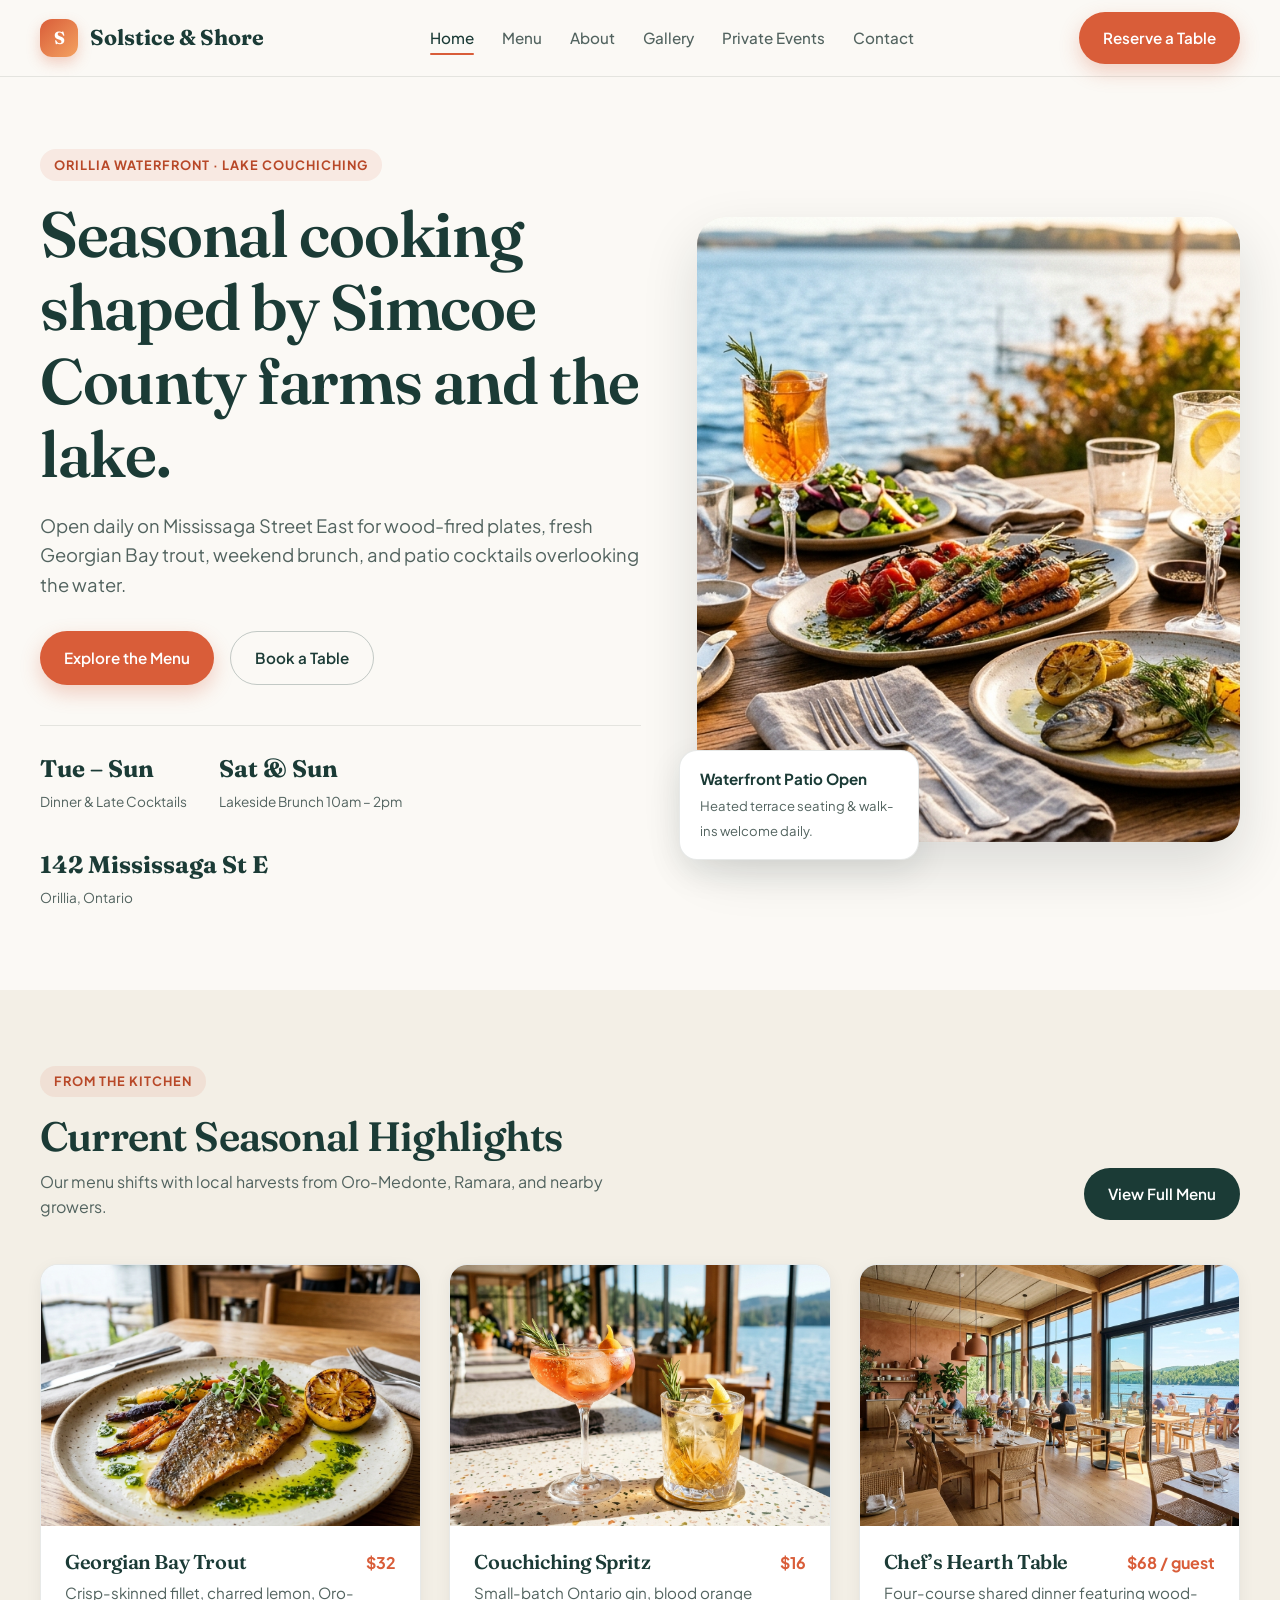
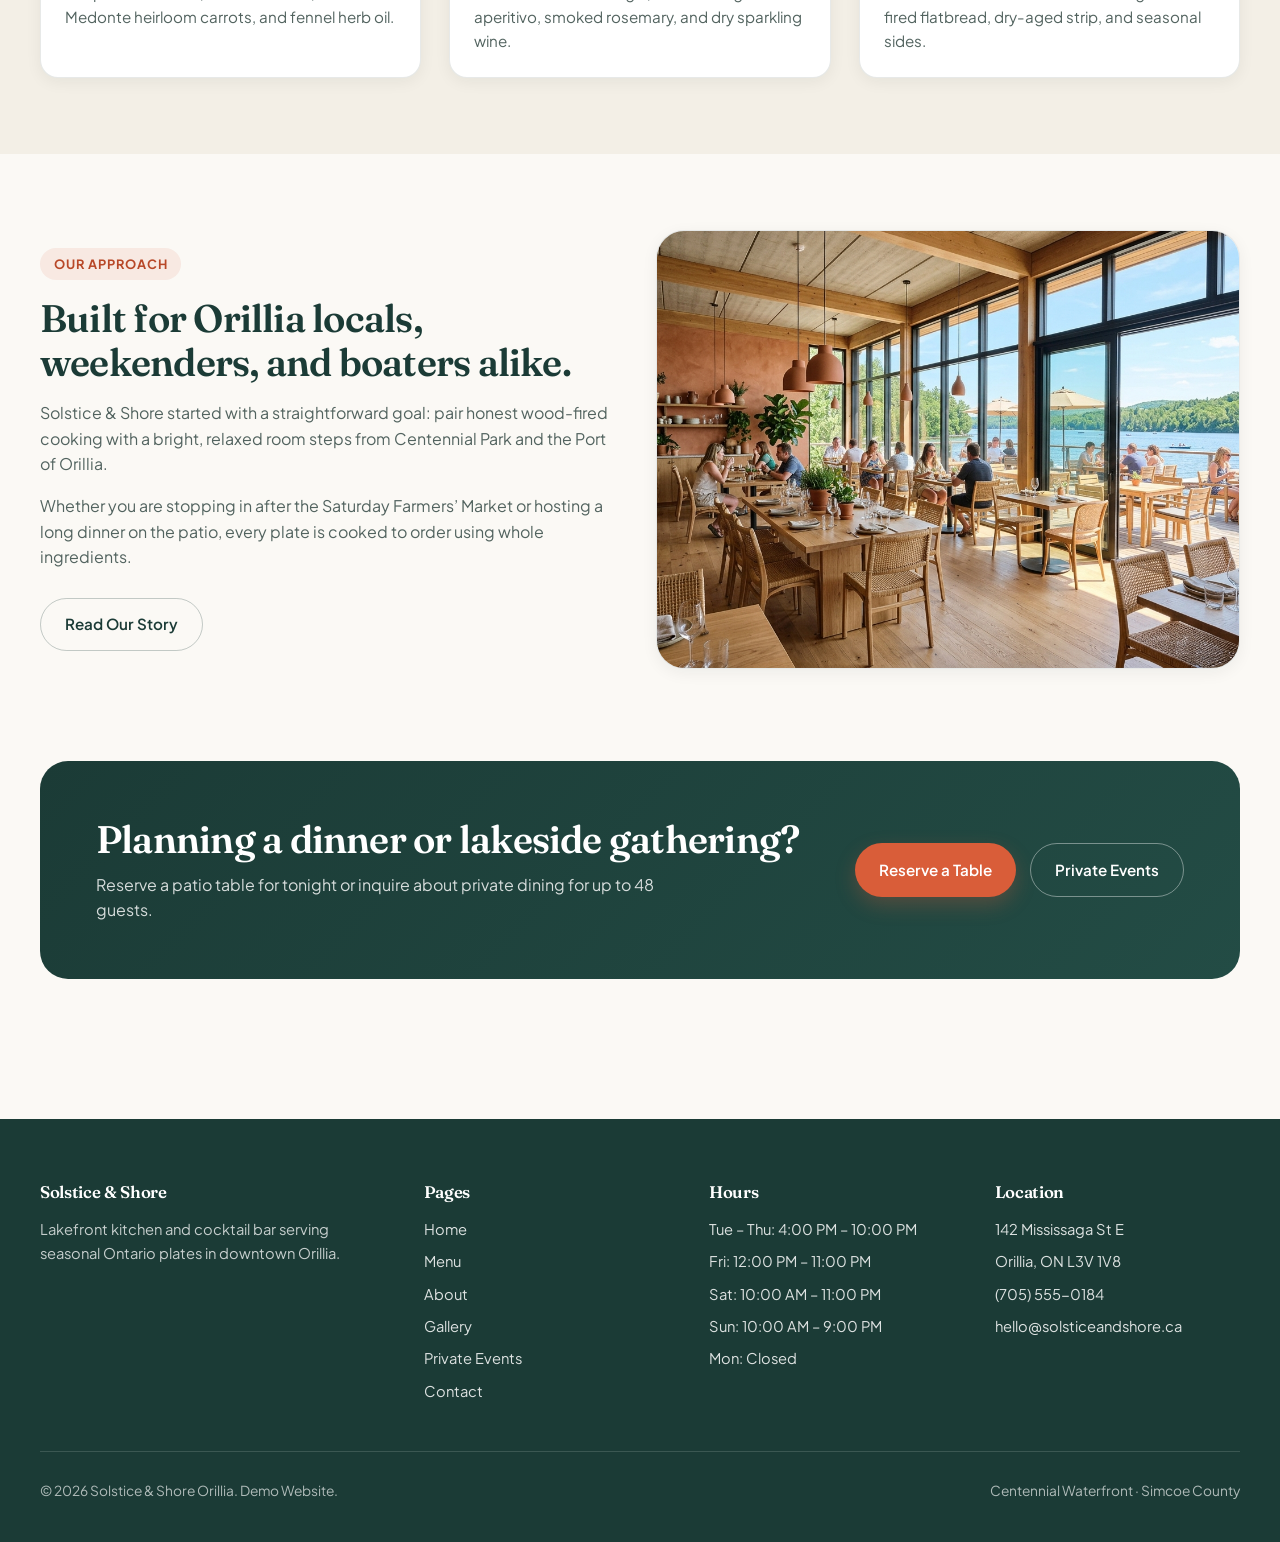
<file: index.html>
<!DOCTYPE html>
<html lang="en">
<head>
  <meta charset="UTF-8" />
  <meta name="viewport" content="width=device-width, initial-scale=1.0" />
  <title>Solstice &amp; Shore | Lakefront Kitchen &amp; Bar — Orillia, ON</title>
  <link rel="preconnect" href="https://fonts.googleapis.com" />
  <link rel="preconnect" href="https://fonts.gstatic.com" crossorigin />
  <link href="https://fonts.googleapis.com/css2?family=Fraunces:opsz,wght@9..144,500;9..144,600;9..144,700&family=Plus+Jakarta+Sans:wght@400;500;600;700&display=swap" rel="stylesheet" />
  <link rel="stylesheet" href="styles.css" />
</head>
<body>
  <header class="site-header">
    <div class="container nav-inner">
      <a href="index.html" class="brand">
        <span class="brand-mark" aria-hidden="true">S</span>
        <span>Solstice &amp; Shore</span>
      </a>
      <button class="mobile-toggle" aria-label="Toggle navigation" aria-expanded="false">Menu</button>
      <ul class="nav-links">
        <li><a href="index.html" class="active">Home</a></li>
        <li><a href="menu.html">Menu</a></li>
        <li><a href="about.html">About</a></li>
        <li><a href="gallery.html">Gallery</a></li>
        <li><a href="events.html">Private Events</a></li>
        <li><a href="contact.html">Contact</a></li>
      </ul>
      <div class="nav-actions">
        <a href="contact.html#reserve" class="btn btn-primary">Reserve a Table</a>
      </div>
    </div>
  </header>

  <main>
    <section class="hero">
      <div class="container hero-grid">
        <div>
          <span class="eyebrow">Orillia Waterfront &middot; Lake Couchiching</span>
          <h1>Seasonal cooking shaped by Simcoe County farms and the lake.</h1>
          <p class="hero-lead">
            Open daily on Mississaga Street East for wood-fired plates, fresh Georgian Bay trout, weekend brunch, and patio cocktails overlooking the water.
          </p>
          <div class="hero-cta">
            <a href="menu.html" class="btn btn-primary">Explore the Menu</a>
            <a href="contact.html#reserve" class="btn btn-outline">Book a Table</a>
          </div>
          <div class="hero-stats">
            <div class="stat-item">
              <strong>Tue &ndash; Sun</strong>
              <span>Dinner &amp; Late Cocktails</span>
            </div>
            <div class="stat-item">
              <strong>Sat &amp; Sun</strong>
              <span>Lakeside Brunch 10am &ndash; 2pm</span>
            </div>
            <div class="stat-item">
              <strong>142 Mississaga St E</strong>
              <span>Orillia, Ontario</span>
            </div>
          </div>
        </div>
        <div class="hero-media">
          <div class="hero-photo-frame">
            <img src="assets/hero-spread.jpg" alt="Wood-fired dishes, sourdough, and cocktails served on an oak table by Lake Couchiching" />
          </div>
          <div class="floating-badge">
            <strong>Waterfront Patio Open</strong>
            <span>Heated terrace seating &amp; walk-ins welcome daily.</span>
          </div>
        </div>
      </div>
    </section>

    <section class="section section-alt">
      <div class="container">
        <div class="section-header">
          <div>
            <span class="eyebrow">From the Kitchen</span>
            <h2>Current Seasonal Highlights</h2>
            <p>Our menu shifts with local harvests from Oro-Medonte, Ramara, and nearby growers.</p>
          </div>
          <a href="menu.html" class="btn btn-secondary">View Full Menu</a>
        </div>

        <div class="grid-3">
          <article class="card">
            <div class="card-media">
              <img src="assets/dish-trout.jpg" alt="Pan-seared Georgian Bay trout with charred lemon and herb oil" />
            </div>
            <div class="card-body">
              <div style="display:flex; justify-content:space-between; align-items:baseline; gap:1rem;">
                <h3>Georgian Bay Trout</h3>
                <span class="price-tag">$32</span>
              </div>
              <p>Crisp-skinned fillet, charred lemon, Oro-Medonte heirloom carrots, and fennel herb oil.</p>
            </div>
          </article>

          <article class="card">
            <div class="card-media">
              <img src="assets/craft-cocktails.jpg" alt="Citrus and rosemary craft cocktails on a terrazzo bar" />
            </div>
            <div class="card-body">
              <div style="display:flex; justify-content:space-between; align-items:baseline; gap:1rem;">
                <h3>Couchiching Spritz</h3>
                <span class="price-tag">$16</span>
              </div>
              <p>Small-batch Ontario gin, blood orange aperitivo, smoked rosemary, and dry sparkling wine.</p>
            </div>
          </article>

          <article class="card">
            <div class="card-media">
              <img src="assets/dining-room.jpg" alt="Bright sunlit dining room with warm wood tables and lake views" />
            </div>
            <div class="card-body">
              <div style="display:flex; justify-content:space-between; align-items:baseline; gap:1rem;">
                <h3>Chef&rsquo;s Hearth Table</h3>
                <span class="price-tag">$68 / guest</span>
              </div>
              <p>Four-course shared dinner featuring wood-fired flatbread, dry-aged strip, and seasonal sides.</p>
            </div>
          </article>
        </div>
      </div>
    </section>

    <section class="section">
      <div class="container grid-2" style="align-items:center;">
        <div>
          <span class="eyebrow">Our Approach</span>
          <h2 style="font-size:clamp(1.9rem, 3vw, 2.5rem); color:var(--pine); margin-bottom:1rem;">
            Built for Orillia locals, weekenders, and boaters alike.
          </h2>
          <p style="color:var(--ink-muted);">
            Solstice &amp; Shore started with a straightforward goal: pair honest wood-fired cooking with a bright, relaxed room steps from Centennial Park and the Port of Orillia.
          </p>
          <p style="color:var(--ink-muted); margin-bottom:1.75rem;">
            Whether you are stopping in after the Saturday Farmers&rsquo; Market or hosting a long dinner on the patio, every plate is cooked to order using whole ingredients.
          </p>
          <a href="about.html" class="btn btn-outline">Read Our Story</a>
        </div>
        <div class="card" style="border-radius:var(--radius-lg);">
          <div class="card-media" style="aspect-ratio:4/3;">
            <img src="assets/dining-room.jpg" alt="Inside Solstice & Shore dining room" />
          </div>
        </div>
      </div>
    </section>

    <section class="section" style="padding-top:1rem;">
      <div class="container">
        <div class="cta-banner">
          <div>
            <h2>Planning a dinner or lakeside gathering?</h2>
            <p>Reserve a patio table for tonight or inquire about private dining for up to 48 guests.</p>
          </div>
          <div style="display:flex; flex-wrap:wrap; gap:0.85rem;">
            <a href="contact.html#reserve" class="btn btn-primary">Reserve a Table</a>
            <a href="events.html" class="btn btn-outline" style="color:#fff; border-color:rgba(255,255,255,0.4);">Private Events</a>
          </div>
        </div>
      </div>
    </section>
  </main>

  <footer class="site-footer">
    <div class="container">
      <div class="footer-grid">
        <div>
          <h4>Solstice &amp; Shore</h4>
          <p style="max-width:34ch; font-size:0.92rem; color:rgba(255,255,255,0.75);">
            Lakefront kitchen and cocktail bar serving seasonal Ontario plates in downtown Orillia.
          </p>
        </div>
        <div>
          <h4>Pages</h4>
          <ul class="footer-links">
            <li><a href="index.html">Home</a></li>
            <li><a href="menu.html">Menu</a></li>
            <li><a href="about.html">About</a></li>
            <li><a href="gallery.html">Gallery</a></li>
            <li><a href="events.html">Private Events</a></li>
            <li><a href="contact.html">Contact</a></li>
          </ul>
        </div>
        <div>
          <h4>Hours</h4>
          <ul class="footer-links">
            <li>Tue &ndash; Thu: 4:00 PM &ndash; 10:00 PM</li>
            <li>Fri: 12:00 PM &ndash; 11:00 PM</li>
            <li>Sat: 10:00 AM &ndash; 11:00 PM</li>
            <li>Sun: 10:00 AM &ndash; 9:00 PM</li>
            <li>Mon: Closed</li>
          </ul>
        </div>
        <div>
          <h4>Location</h4>
          <ul class="footer-links">
            <li>142 Mississaga St E</li>
            <li>Orillia, ON L3V 1V8</li>
            <li>(705) 555-0184</li>
            <li>hello@solsticeandshore.ca</li>
          </ul>
        </div>
      </div>
      <div class="footer-bottom">
        <span>&copy; 2026 Solstice &amp; Shore Orillia. Demo Website.</span>
        <span>Centennial Waterfront &middot; Simcoe County</span>
      </div>
    </div>
  </footer>

  <script src="app.js"></script>
</body>
</html>
</file>
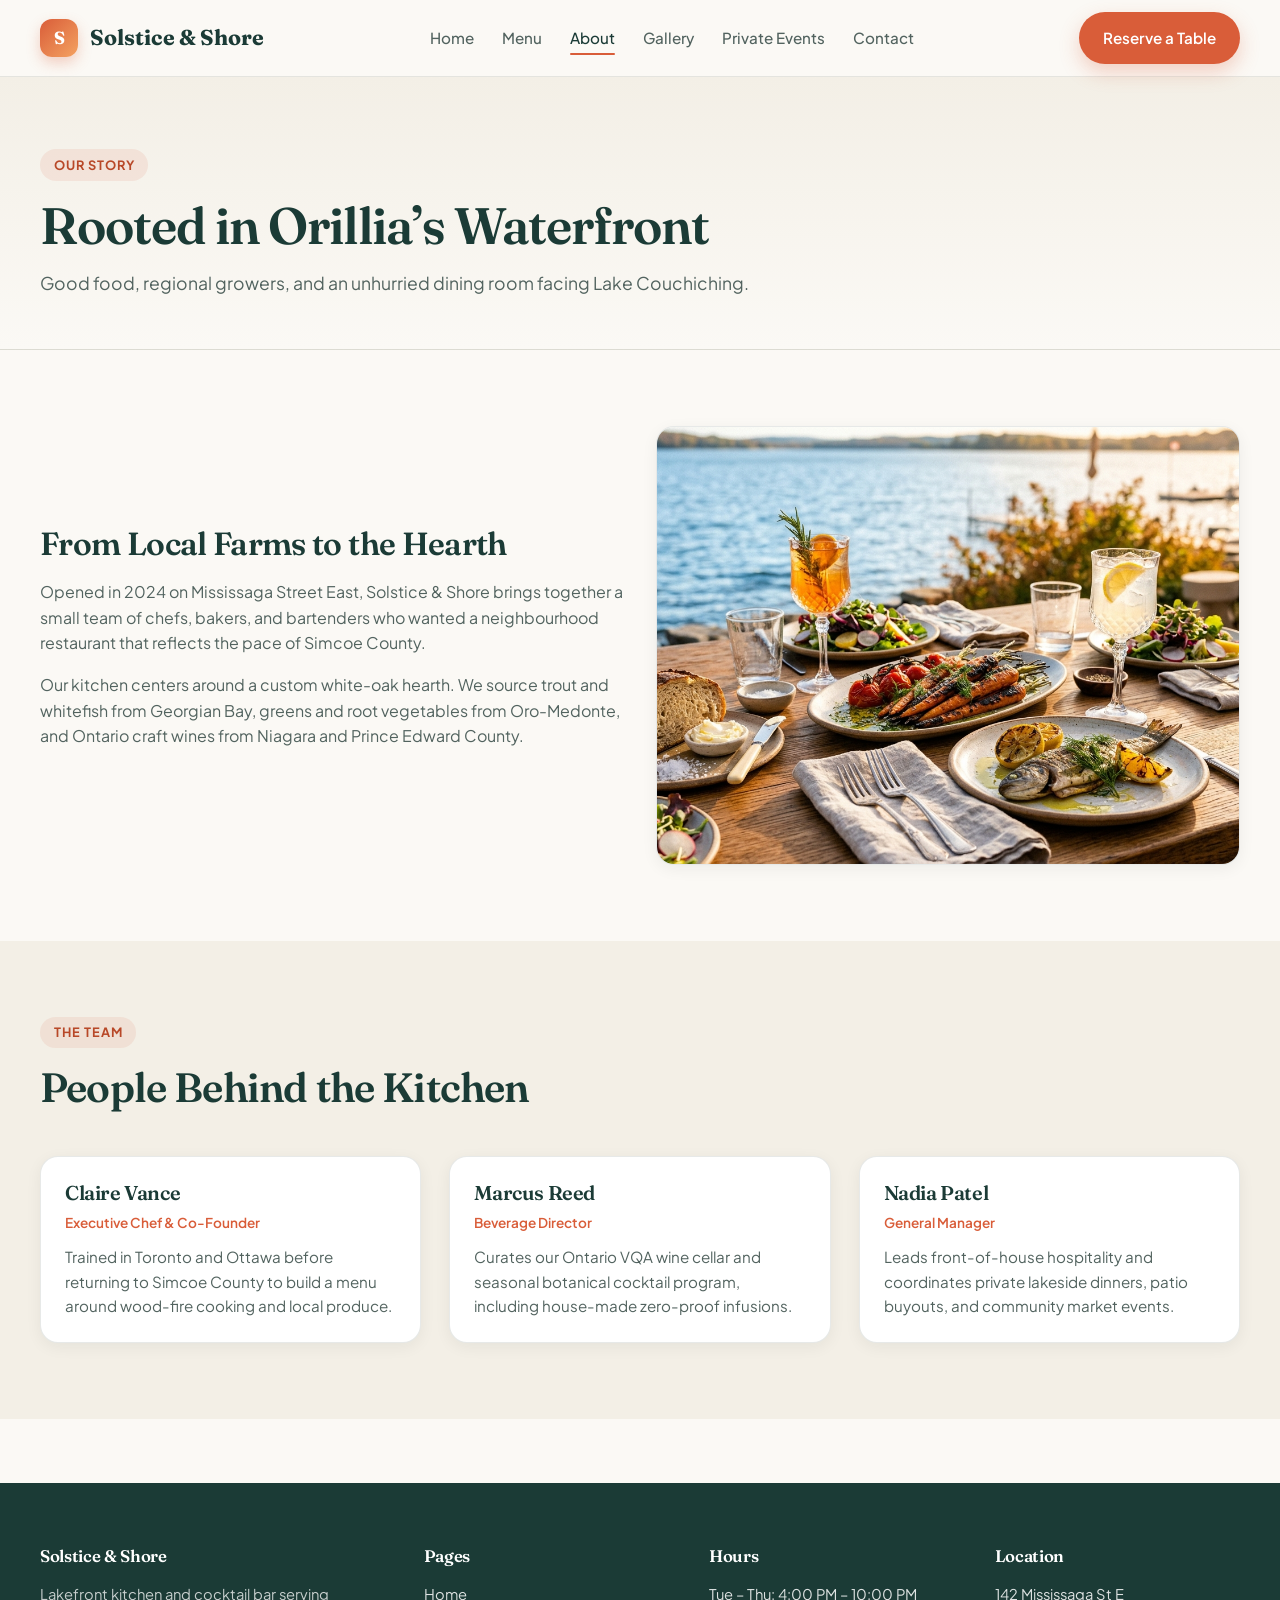
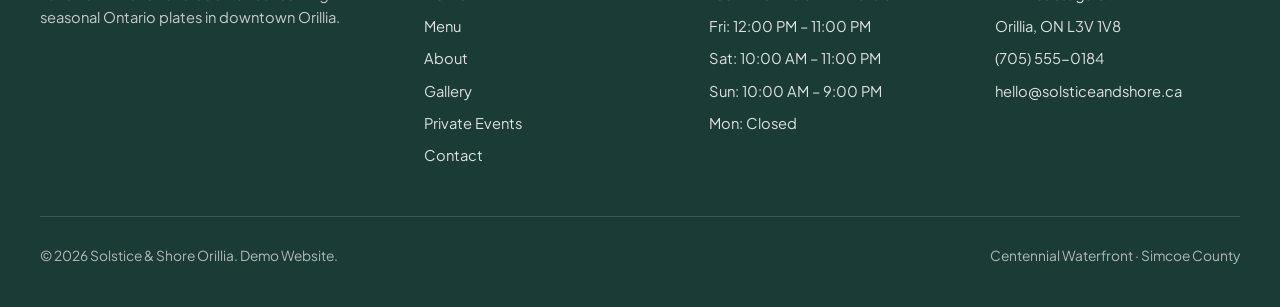
<file: about.html>
<!DOCTYPE html>
<html lang="en">
<head>
  <meta charset="UTF-8" />
  <meta name="viewport" content="width=device-width, initial-scale=1.0" />
  <title>About | Solstice &amp; Shore — Orillia, ON</title>
  <link rel="preconnect" href="https://fonts.googleapis.com" />
  <link rel="preconnect" href="https://fonts.gstatic.com" crossorigin />
  <link href="https://fonts.googleapis.com/css2?family=Fraunces:opsz,wght@9..144,500;9..144,600;9..144,700&family=Plus+Jakarta+Sans:wght@400;500;600;700&display=swap" rel="stylesheet" />
  <link rel="stylesheet" href="styles.css" />
</head>
<body>
  <header class="site-header">
    <div class="container nav-inner">
      <a href="index.html" class="brand">
        <span class="brand-mark" aria-hidden="true">S</span>
        <span>Solstice &amp; Shore</span>
      </a>
      <button class="mobile-toggle" aria-label="Toggle navigation" aria-expanded="false">Menu</button>
      <ul class="nav-links">
        <li><a href="index.html">Home</a></li>
        <li><a href="menu.html">Menu</a></li>
        <li><a href="about.html" class="active">About</a></li>
        <li><a href="gallery.html">Gallery</a></li>
        <li><a href="events.html">Private Events</a></li>
        <li><a href="contact.html">Contact</a></li>
      </ul>
      <div class="nav-actions">
        <a href="contact.html#reserve" class="btn btn-primary">Reserve a Table</a>
      </div>
    </div>
  </header>

  <main>
    <section class="page-hero">
      <div class="container">
        <span class="eyebrow">Our Story</span>
        <h1>Rooted in Orillia&rsquo;s Waterfront</h1>
        <p>Good food, regional growers, and an unhurried dining room facing Lake Couchiching.</p>
      </div>
    </section>

    <section class="section">
      <div class="container grid-2" style="align-items:center;">
        <div>
          <h2 style="font-size:2rem; color:var(--pine); margin-bottom:1rem;">From Local Farms to the Hearth</h2>
          <p style="color:var(--ink-muted);">
            Opened in 2024 on Mississaga Street East, Solstice &amp; Shore brings together a small team of chefs, bakers, and bartenders who wanted a neighbourhood restaurant that reflects the pace of Simcoe County.
          </p>
          <p style="color:var(--ink-muted);">
            Our kitchen centers around a custom white-oak hearth. We source trout and whitefish from Georgian Bay, greens and root vegetables from Oro-Medonte, and Ontario craft wines from Niagara and Prince Edward County.
          </p>
        </div>
        <div class="card">
          <div class="card-media" style="aspect-ratio:4/3;">
            <img src="assets/hero-spread.jpg" alt="Shared table of seasonal dishes at Solstice & Shore" />
          </div>
        </div>
      </div>
    </section>

    <section class="section section-alt">
      <div class="container">
        <div class="section-header">
          <div>
            <span class="eyebrow">The Team</span>
            <h2>People Behind the Kitchen</h2>
          </div>
        </div>
        <div class="grid-3">
          <article class="card">
            <div class="card-body">
              <h3>Claire Vance</h3>
              <p style="color:var(--terracotta); font-weight:600; font-size:0.85rem; margin-bottom:0.75rem;">Executive Chef &amp; Co-Founder</p>
              <p>Trained in Toronto and Ottawa before returning to Simcoe County to build a menu around wood-fire cooking and local produce.</p>
            </div>
          </article>
          <article class="card">
            <div class="card-body">
              <h3>Marcus Reed</h3>
              <p style="color:var(--terracotta); font-weight:600; font-size:0.85rem; margin-bottom:0.75rem;">Beverage Director</p>
              <p>Curates our Ontario VQA wine cellar and seasonal botanical cocktail program, including house-made zero-proof infusions.</p>
            </div>
          </article>
          <article class="card">
            <div class="card-body">
              <h3>Nadia Patel</h3>
              <p style="color:var(--terracotta); font-weight:600; font-size:0.85rem; margin-bottom:0.75rem;">General Manager</p>
              <p>Leads front-of-house hospitality and coordinates private lakeside dinners, patio buyouts, and community market events.</p>
            </div>
          </article>
        </div>
      </div>
    </section>
  </main>

  <footer class="site-footer">
    <div class="container">
      <div class="footer-grid">
        <div>
          <h4>Solstice &amp; Shore</h4>
          <p style="max-width:34ch; font-size:0.92rem; color:rgba(255,255,255,0.75);">
            Lakefront kitchen and cocktail bar serving seasonal Ontario plates in downtown Orillia.
          </p>
        </div>
        <div>
          <h4>Pages</h4>
          <ul class="footer-links">
            <li><a href="index.html">Home</a></li>
            <li><a href="menu.html">Menu</a></li>
            <li><a href="about.html">About</a></li>
            <li><a href="gallery.html">Gallery</a></li>
            <li><a href="events.html">Private Events</a></li>
            <li><a href="contact.html">Contact</a></li>
          </ul>
        </div>
        <div>
          <h4>Hours</h4>
          <ul class="footer-links">
            <li>Tue &ndash; Thu: 4:00 PM &ndash; 10:00 PM</li>
            <li>Fri: 12:00 PM &ndash; 11:00 PM</li>
            <li>Sat: 10:00 AM &ndash; 11:00 PM</li>
            <li>Sun: 10:00 AM &ndash; 9:00 PM</li>
            <li>Mon: Closed</li>
          </ul>
        </div>
        <div>
          <h4>Location</h4>
          <ul class="footer-links">
            <li>142 Mississaga St E</li>
            <li>Orillia, ON L3V 1V8</li>
            <li>(705) 555-0184</li>
            <li>hello@solsticeandshore.ca</li>
          </ul>
        </div>
      </div>
      <div class="footer-bottom">
        <span>&copy; 2026 Solstice &amp; Shore Orillia. Demo Website.</span>
        <span>Centennial Waterfront &middot; Simcoe County</span>
      </div>
    </div>
  </footer>

  <script src="app.js"></script>
</body>
</html>
</file>
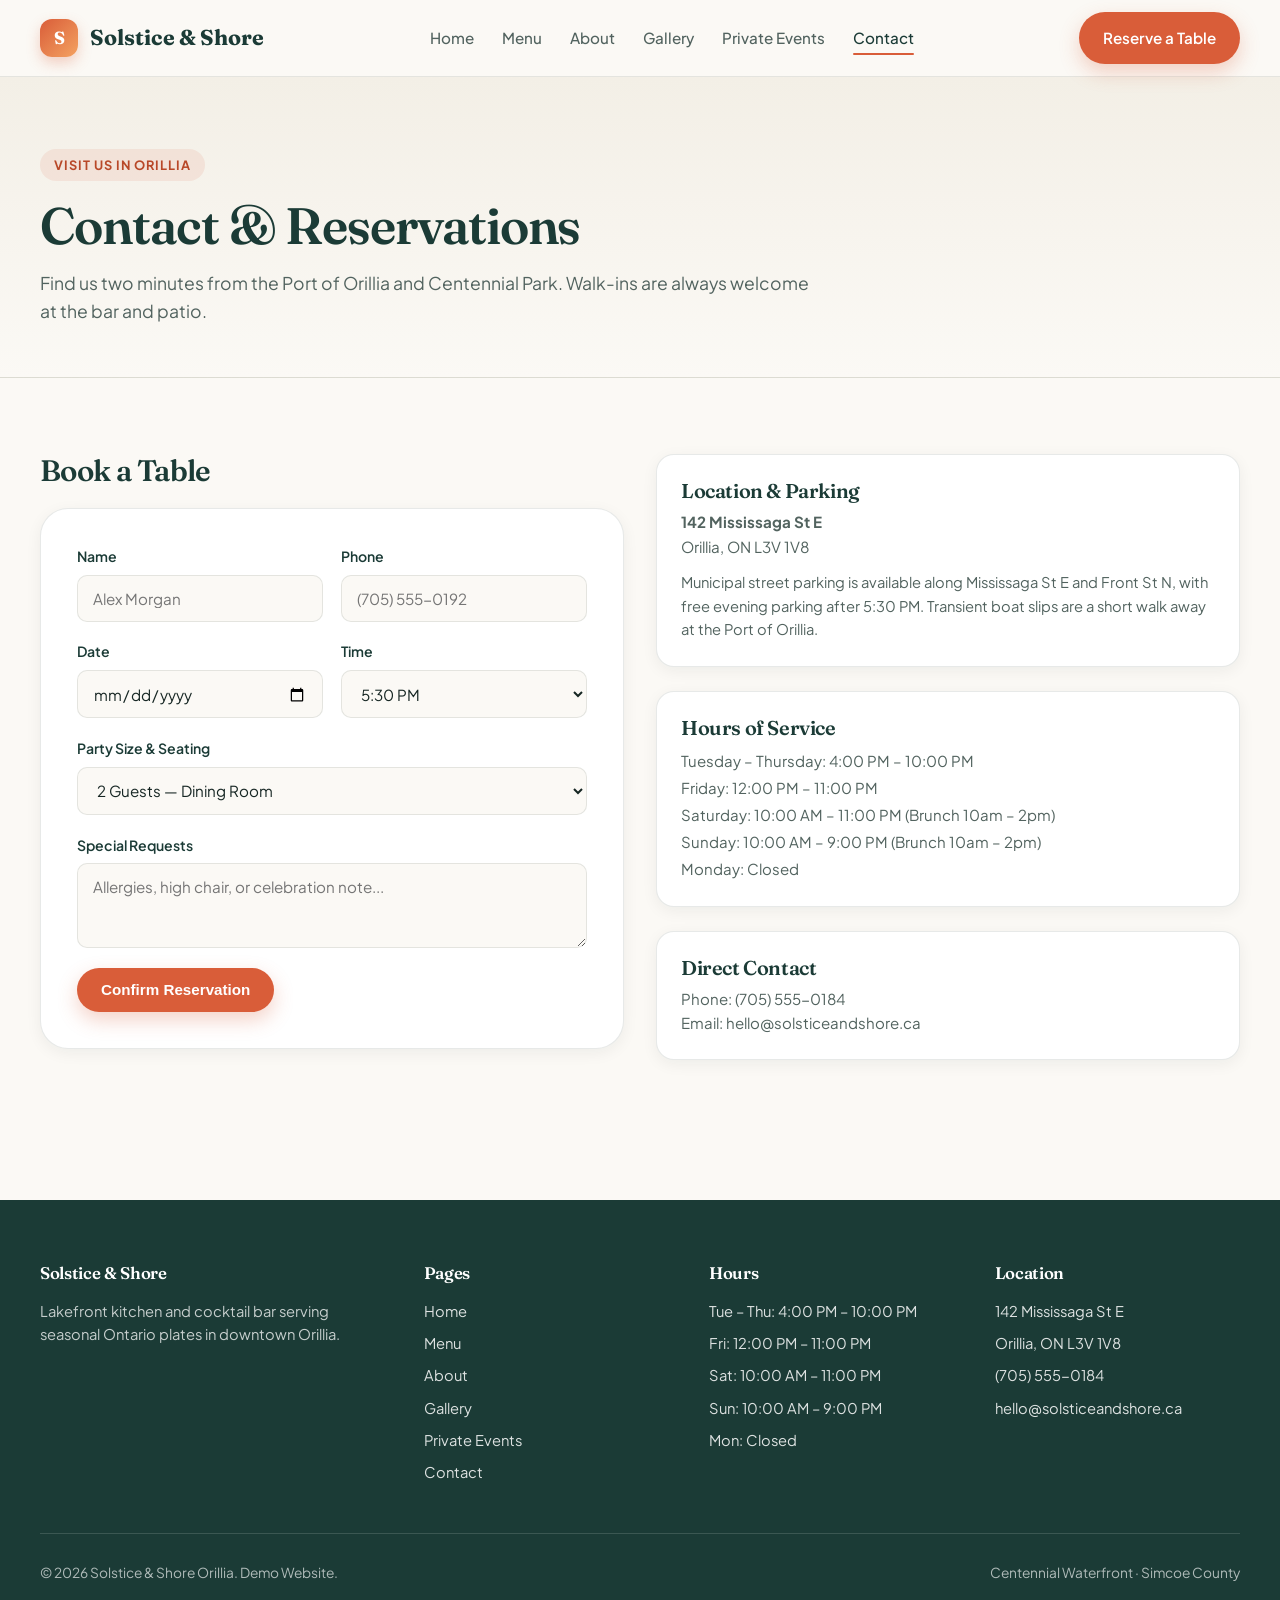
<file: contact.html>
<!DOCTYPE html>
<html lang="en">
<head>
  <meta charset="UTF-8" />
  <meta name="viewport" content="width=device-width, initial-scale=1.0" />
  <title>Contact &amp; Reservations | Solstice &amp; Shore — Orillia, ON</title>
  <link rel="preconnect" href="https://fonts.googleapis.com" />
  <link rel="preconnect" href="https://fonts.gstatic.com" crossorigin />
  <link href="https://fonts.googleapis.com/css2?family=Fraunces:opsz,wght@9..144,500;9..144,600;9..144,700&family=Plus+Jakarta+Sans:wght@400;500;600;700&display=swap" rel="stylesheet" />
  <link rel="stylesheet" href="styles.css" />
</head>
<body>
  <header class="site-header">
    <div class="container nav-inner">
      <a href="index.html" class="brand">
        <span class="brand-mark" aria-hidden="true">S</span>
        <span>Solstice &amp; Shore</span>
      </a>
      <button class="mobile-toggle" aria-label="Toggle navigation" aria-expanded="false">Menu</button>
      <ul class="nav-links">
        <li><a href="index.html">Home</a></li>
        <li><a href="menu.html">Menu</a></li>
        <li><a href="about.html">About</a></li>
        <li><a href="gallery.html">Gallery</a></li>
        <li><a href="events.html">Private Events</a></li>
        <li><a href="contact.html" class="active">Contact</a></li>
      </ul>
      <div class="nav-actions">
        <a href="contact.html#reserve" class="btn btn-primary">Reserve a Table</a>
      </div>
    </div>
  </header>

  <main>
    <section class="page-hero">
      <div class="container">
        <span class="eyebrow">Visit Us in Orillia</span>
        <h1>Contact &amp; Reservations</h1>
        <p>Find us two minutes from the Port of Orillia and Centennial Park. Walk-ins are always welcome at the bar and patio.</p>
      </div>
    </section>

    <section class="section" id="reserve">
      <div class="container grid-2" style="align-items:start;">
        <div>
          <h2 style="font-size:1.85rem; color:var(--pine); margin-bottom:1.25rem;">Book a Table</h2>
          <form class="form-card" data-demo-form>
            <div class="form-grid">
              <div class="form-group">
                <label for="res-name">Name</label>
                <input id="res-name" name="name" type="text" placeholder="Alex Morgan" required />
              </div>
              <div class="form-group">
                <label for="res-phone">Phone</label>
                <input id="res-phone" name="phone" type="tel" placeholder="(705) 555-0192" required />
              </div>
              <div class="form-group">
                <label for="res-date">Date</label>
                <input id="res-date" name="date" type="date" required />
              </div>
              <div class="form-group">
                <label for="res-time">Time</label>
                <select id="res-time" name="time">
                  <option>5:30 PM</option>
                  <option>6:15 PM</option>
                  <option>7:00 PM</option>
                  <option>7:45 PM</option>
                  <option>8:30 PM</option>
                </select>
              </div>
              <div class="form-group full">
                <label for="res-guests">Party Size &amp; Seating</label>
                <select id="res-guests" name="guests">
                  <option>2 Guests &mdash; Dining Room</option>
                  <option>2 Guests &mdash; Waterfront Patio</option>
                  <option>4 Guests &mdash; Dining Room</option>
                  <option>4 Guests &mdash; Waterfront Patio</option>
                  <option>6+ Guests &mdash; Group Table</option>
                </select>
              </div>
              <div class="form-group full">
                <label for="res-notes">Special Requests</label>
                <textarea id="res-notes" name="notes" rows="3" placeholder="Allergies, high chair, or celebration note..."></textarea>
              </div>
            </div>
            <div style="margin-top:1.25rem;">
              <button type="submit" class="btn btn-primary">Confirm Reservation</button>
            </div>
            <div class="form-feedback" role="status"></div>
          </form>
        </div>

        <div style="display:grid; gap:1.5rem;">
          <div class="card">
            <div class="card-body">
              <h3>Location &amp; Parking</h3>
              <p style="margin-bottom:0.75rem;">
                <strong>142 Mississaga St E</strong><br />
                Orillia, ON L3V 1V8
              </p>
              <p style="font-size:0.92rem;">
                Municipal street parking is available along Mississaga St E and Front St N, with free evening parking after 5:30 PM. Transient boat slips are a short walk away at the Port of Orillia.
              </p>
            </div>
          </div>

          <div class="card">
            <div class="card-body">
              <h3>Hours of Service</h3>
              <p style="font-size:0.94rem; line-height:1.8;">
                Tuesday &ndash; Thursday: 4:00 PM &ndash; 10:00 PM<br />
                Friday: 12:00 PM &ndash; 11:00 PM<br />
                Saturday: 10:00 AM &ndash; 11:00 PM (Brunch 10am &ndash; 2pm)<br />
                Sunday: 10:00 AM &ndash; 9:00 PM (Brunch 10am &ndash; 2pm)<br />
                Monday: Closed
              </p>
            </div>
          </div>

          <div class="card">
            <div class="card-body">
              <h3>Direct Contact</h3>
              <p style="font-size:0.94rem;">
                Phone: (705) 555-0184<br />
                Email: hello@solsticeandshore.ca
              </p>
            </div>
          </div>
        </div>
      </div>
    </section>
  </main>

  <footer class="site-footer">
    <div class="container">
      <div class="footer-grid">
        <div>
          <h4>Solstice &amp; Shore</h4>
          <p style="max-width:34ch; font-size:0.92rem; color:rgba(255,255,255,0.75);">
            Lakefront kitchen and cocktail bar serving seasonal Ontario plates in downtown Orillia.
          </p>
        </div>
        <div>
          <h4>Pages</h4>
          <ul class="footer-links">
            <li><a href="index.html">Home</a></li>
            <li><a href="menu.html">Menu</a></li>
            <li><a href="about.html">About</a></li>
            <li><a href="gallery.html">Gallery</a></li>
            <li><a href="events.html">Private Events</a></li>
            <li><a href="contact.html">Contact</a></li>
          </ul>
        </div>
        <div>
          <h4>Hours</h4>
          <ul class="footer-links">
            <li>Tue &ndash; Thu: 4:00 PM &ndash; 10:00 PM</li>
            <li>Fri: 12:00 PM &ndash; 11:00 PM</li>
            <li>Sat: 10:00 AM &ndash; 11:00 PM</li>
            <li>Sun: 10:00 AM &ndash; 9:00 PM</li>
            <li>Mon: Closed</li>
          </ul>
        </div>
        <div>
          <h4>Location</h4>
          <ul class="footer-links">
            <li>142 Mississaga St E</li>
            <li>Orillia, ON L3V 1V8</li>
            <li>(705) 555-0184</li>
            <li>hello@solsticeandshore.ca</li>
          </ul>
        </div>
      </div>
      <div class="footer-bottom">
        <span>&copy; 2026 Solstice &amp; Shore Orillia. Demo Website.</span>
        <span>Centennial Waterfront &middot; Simcoe County</span>
      </div>
    </div>
  </footer>

  <script src="app.js"></script>
</body>
</html>
</file>
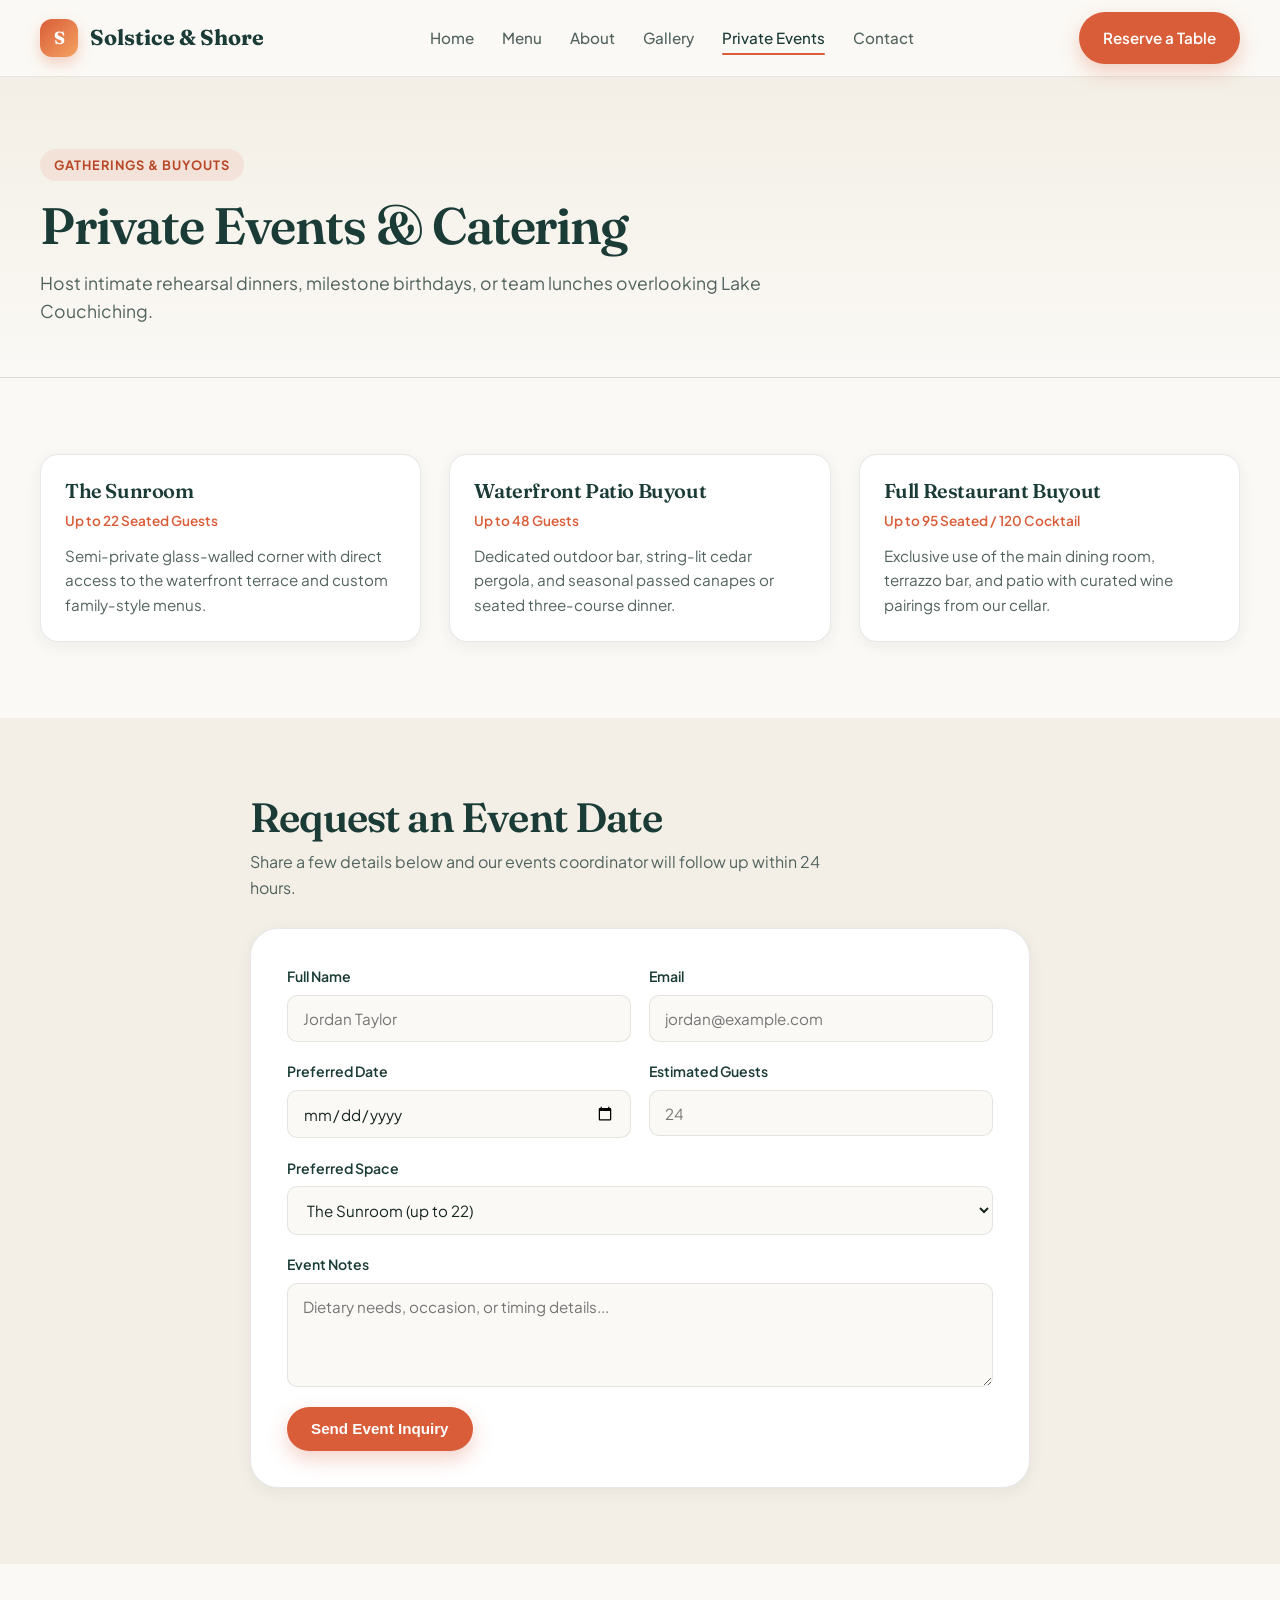
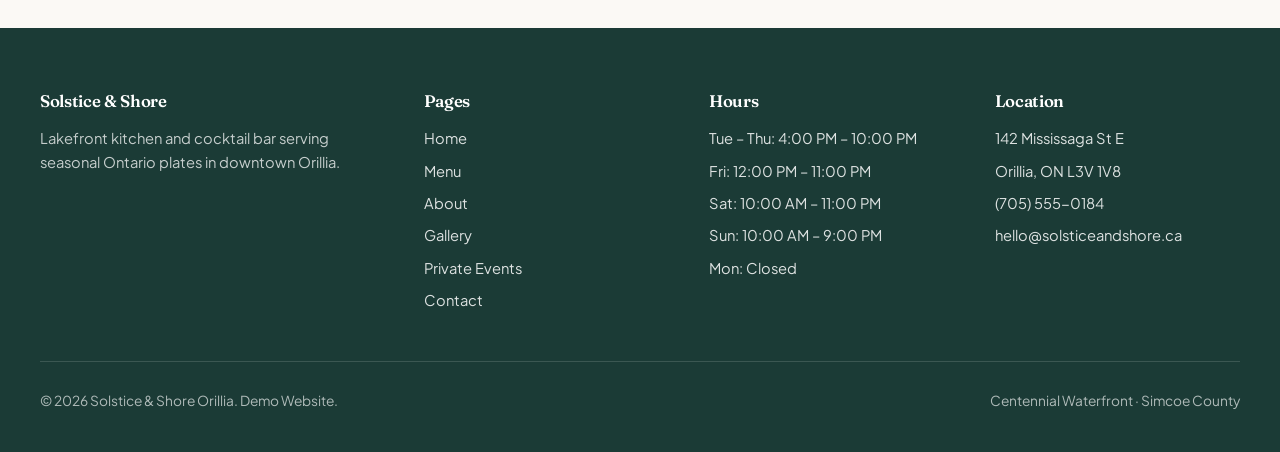
<file: events.html>
<!DOCTYPE html>
<html lang="en">
<head>
  <meta charset="UTF-8" />
  <meta name="viewport" content="width=device-width, initial-scale=1.0" />
  <title>Private Events | Solstice &amp; Shore — Orillia, ON</title>
  <link rel="preconnect" href="https://fonts.googleapis.com" />
  <link rel="preconnect" href="https://fonts.gstatic.com" crossorigin />
  <link href="https://fonts.googleapis.com/css2?family=Fraunces:opsz,wght@9..144,500;9..144,600;9..144,700&family=Plus+Jakarta+Sans:wght@400;500;600;700&display=swap" rel="stylesheet" />
  <link rel="stylesheet" href="styles.css" />
</head>
<body>
  <header class="site-header">
    <div class="container nav-inner">
      <a href="index.html" class="brand">
        <span class="brand-mark" aria-hidden="true">S</span>
        <span>Solstice &amp; Shore</span>
      </a>
      <button class="mobile-toggle" aria-label="Toggle navigation" aria-expanded="false">Menu</button>
      <ul class="nav-links">
        <li><a href="index.html">Home</a></li>
        <li><a href="menu.html">Menu</a></li>
        <li><a href="about.html">About</a></li>
        <li><a href="gallery.html">Gallery</a></li>
        <li><a href="events.html" class="active">Private Events</a></li>
        <li><a href="contact.html">Contact</a></li>
      </ul>
      <div class="nav-actions">
        <a href="contact.html#reserve" class="btn btn-primary">Reserve a Table</a>
      </div>
    </div>
  </header>

  <main>
    <section class="page-hero">
      <div class="container">
        <span class="eyebrow">Gatherings &amp; Buyouts</span>
        <h1>Private Events &amp; Catering</h1>
        <p>Host intimate rehearsal dinners, milestone birthdays, or team lunches overlooking Lake Couchiching.</p>
      </div>
    </section>

    <section class="section">
      <div class="container grid-3">
        <article class="card">
          <div class="card-body">
            <h3>The Sunroom</h3>
            <p style="color:var(--terracotta); font-weight:600; font-size:0.85rem; margin-bottom:0.75rem;">Up to 22 Seated Guests</p>
            <p>Semi-private glass-walled corner with direct access to the waterfront terrace and custom family-style menus.</p>
          </div>
        </article>
        <article class="card">
          <div class="card-body">
            <h3>Waterfront Patio Buyout</h3>
            <p style="color:var(--terracotta); font-weight:600; font-size:0.85rem; margin-bottom:0.75rem;">Up to 48 Guests</p>
            <p>Dedicated outdoor bar, string-lit cedar pergola, and seasonal passed canapes or seated three-course dinner.</p>
          </div>
        </article>
        <article class="card">
          <div class="card-body">
            <h3>Full Restaurant Buyout</h3>
            <p style="color:var(--terracotta); font-weight:600; font-size:0.85rem; margin-bottom:0.75rem;">Up to 95 Seated / 120 Cocktail</p>
            <p>Exclusive use of the main dining room, terrazzo bar, and patio with curated wine pairings from our cellar.</p>
          </div>
        </article>
      </div>
    </section>

    <section class="section section-alt">
      <div class="container" style="max-width:780px;">
        <div class="section-header" style="margin-bottom:1.75rem;">
          <div>
            <h2>Request an Event Date</h2>
            <p>Share a few details below and our events coordinator will follow up within 24 hours.</p>
          </div>
        </div>
        <form class="form-card" data-demo-form>
          <div class="form-grid">
            <div class="form-group">
              <label for="ev-name">Full Name</label>
              <input id="ev-name" name="name" type="text" placeholder="Jordan Taylor" required />
            </div>
            <div class="form-group">
              <label for="ev-email">Email</label>
              <input id="ev-email" name="email" type="email" placeholder="jordan@example.com" required />
            </div>
            <div class="form-group">
              <label for="ev-date">Preferred Date</label>
              <input id="ev-date" name="date" type="date" required />
            </div>
            <div class="form-group">
              <label for="ev-guests">Estimated Guests</label>
              <input id="ev-guests" name="guests" type="number" min="8" max="120" placeholder="24" required />
            </div>
            <div class="form-group full">
              <label for="ev-space">Preferred Space</label>
              <select id="ev-space" name="space">
                <option>The Sunroom (up to 22)</option>
                <option>Waterfront Patio (up to 48)</option>
                <option>Full Restaurant Buyout (up to 95)</option>
              </select>
            </div>
            <div class="form-group full">
              <label for="ev-notes">Event Notes</label>
              <textarea id="ev-notes" name="notes" rows="4" placeholder="Dietary needs, occasion, or timing details..."></textarea>
            </div>
          </div>
          <div style="margin-top:1.25rem;">
            <button type="submit" class="btn btn-primary">Send Event Inquiry</button>
          </div>
          <div class="form-feedback" role="status"></div>
        </form>
      </div>
    </section>
  </main>

  <footer class="site-footer">
    <div class="container">
      <div class="footer-grid">
        <div>
          <h4>Solstice &amp; Shore</h4>
          <p style="max-width:34ch; font-size:0.92rem; color:rgba(255,255,255,0.75);">
            Lakefront kitchen and cocktail bar serving seasonal Ontario plates in downtown Orillia.
          </p>
        </div>
        <div>
          <h4>Pages</h4>
          <ul class="footer-links">
            <li><a href="index.html">Home</a></li>
            <li><a href="menu.html">Menu</a></li>
            <li><a href="about.html">About</a></li>
            <li><a href="gallery.html">Gallery</a></li>
            <li><a href="events.html">Private Events</a></li>
            <li><a href="contact.html">Contact</a></li>
          </ul>
        </div>
        <div>
          <h4>Hours</h4>
          <ul class="footer-links">
            <li>Tue &ndash; Thu: 4:00 PM &ndash; 10:00 PM</li>
            <li>Fri: 12:00 PM &ndash; 11:00 PM</li>
            <li>Sat: 10:00 AM &ndash; 11:00 PM</li>
            <li>Sun: 10:00 AM &ndash; 9:00 PM</li>
            <li>Mon: Closed</li>
          </ul>
        </div>
        <div>
          <h4>Location</h4>
          <ul class="footer-links">
            <li>142 Mississaga St E</li>
            <li>Orillia, ON L3V 1V8</li>
            <li>(705) 555-0184</li>
            <li>hello@solsticeandshore.ca</li>
          </ul>
        </div>
      </div>
      <div class="footer-bottom">
        <span>&copy; 2026 Solstice &amp; Shore Orillia. Demo Website.</span>
        <span>Centennial Waterfront &middot; Simcoe County</span>
      </div>
    </div>
  </footer>

  <script src="app.js"></script>
</body>
</html>
</file>
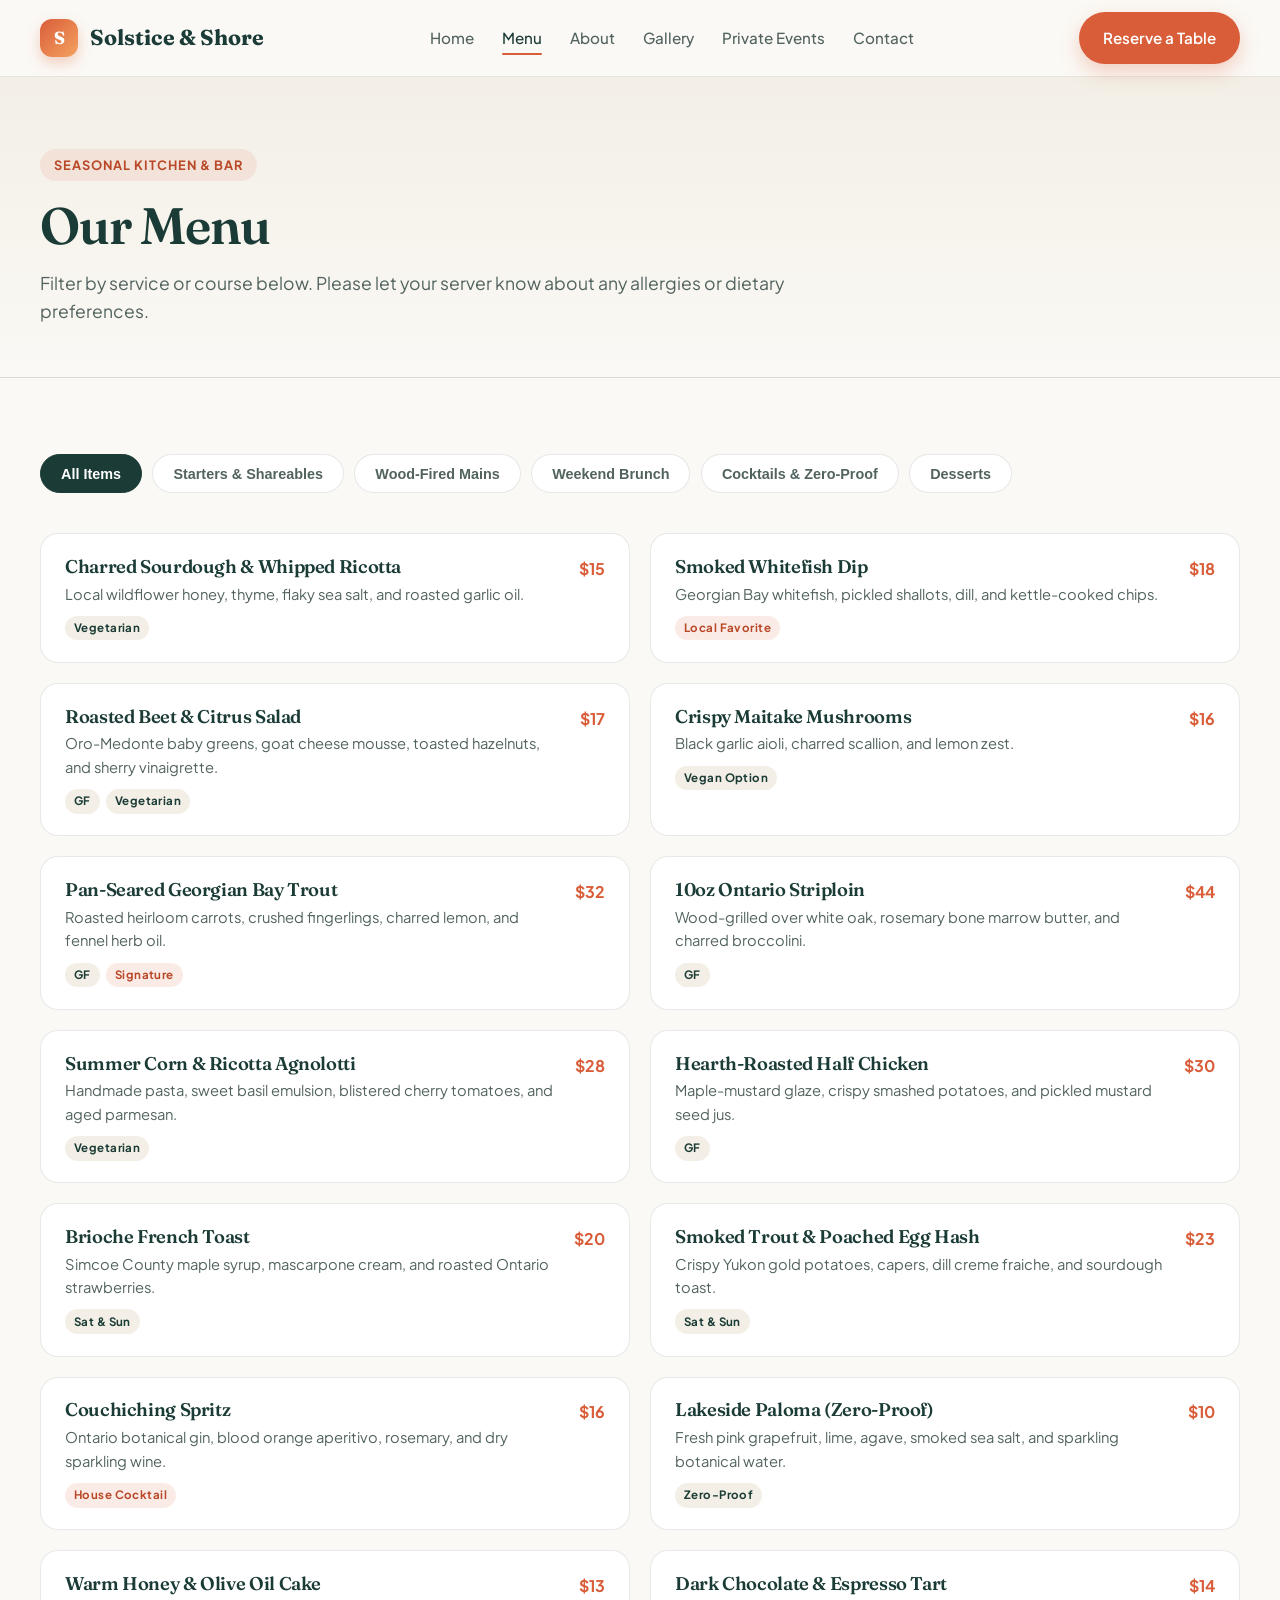
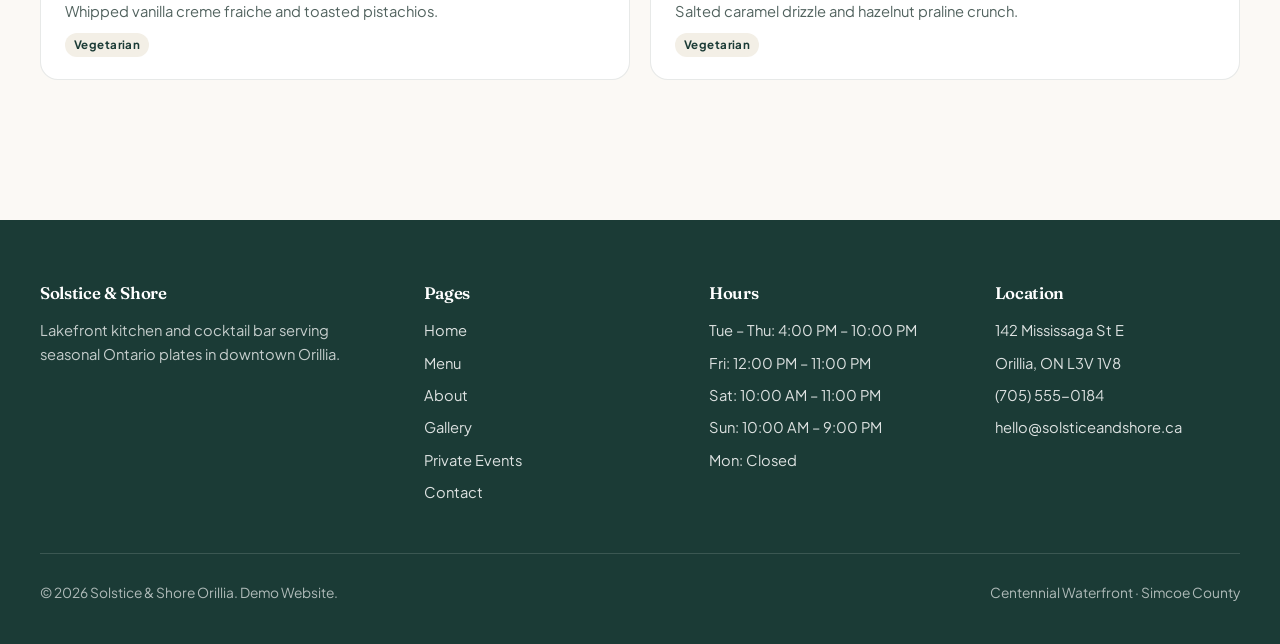
<file: menu.html>
<!DOCTYPE html>
<html lang="en">
<head>
  <meta charset="UTF-8" />
  <meta name="viewport" content="width=device-width, initial-scale=1.0" />
  <title>Menu | Solstice &amp; Shore — Orillia, ON</title>
  <link rel="preconnect" href="https://fonts.googleapis.com" />
  <link rel="preconnect" href="https://fonts.gstatic.com" crossorigin />
  <link href="https://fonts.googleapis.com/css2?family=Fraunces:opsz,wght@9..144,500;9..144,600;9..144,700&family=Plus+Jakarta+Sans:wght@400;500;600;700&display=swap" rel="stylesheet" />
  <link rel="stylesheet" href="styles.css" />
</head>
<body>
  <header class="site-header">
    <div class="container nav-inner">
      <a href="index.html" class="brand">
        <span class="brand-mark" aria-hidden="true">S</span>
        <span>Solstice &amp; Shore</span>
      </a>
      <button class="mobile-toggle" aria-label="Toggle navigation" aria-expanded="false">Menu</button>
      <ul class="nav-links">
        <li><a href="index.html">Home</a></li>
        <li><a href="menu.html" class="active">Menu</a></li>
        <li><a href="about.html">About</a></li>
        <li><a href="gallery.html">Gallery</a></li>
        <li><a href="events.html">Private Events</a></li>
        <li><a href="contact.html">Contact</a></li>
      </ul>
      <div class="nav-actions">
        <a href="contact.html#reserve" class="btn btn-primary">Reserve a Table</a>
      </div>
    </div>
  </header>

  <main>
    <section class="page-hero">
      <div class="container">
        <span class="eyebrow">Seasonal Kitchen &amp; Bar</span>
        <h1>Our Menu</h1>
        <p>Filter by service or course below. Please let your server know about any allergies or dietary preferences.</p>
      </div>
    </section>

    <section class="section">
      <div class="container">
        <div class="filter-bar" data-filter-bar=".menu-item">
          <button class="filter-btn active" data-category="all">All Items</button>
          <button class="filter-btn" data-category="starters">Starters &amp; Shareables</button>
          <button class="filter-btn" data-category="mains">Wood-Fired Mains</button>
          <button class="filter-btn" data-category="brunch">Weekend Brunch</button>
          <button class="filter-btn" data-category="drinks">Cocktails &amp; Zero-Proof</button>
          <button class="filter-btn" data-category="desserts">Desserts</button>
        </div>

        <div class="menu-grid">
          <!-- Starters -->
          <article class="menu-item" data-category="starters">
            <div class="menu-item-info">
              <h3>Charred Sourdough &amp; Whipped Ricotta</h3>
              <p>Local wildflower honey, thyme, flaky sea salt, and roasted garlic oil.</p>
              <div class="badges"><span class="badge">Vegetarian</span></div>
            </div>
            <span class="price-tag">$15</span>
          </article>

          <article class="menu-item" data-category="starters">
            <div class="menu-item-info">
              <h3>Smoked Whitefish Dip</h3>
              <p>Georgian Bay whitefish, pickled shallots, dill, and kettle-cooked chips.</p>
              <div class="badges"><span class="badge accent">Local Favorite</span></div>
            </div>
            <span class="price-tag">$18</span>
          </article>

          <article class="menu-item" data-category="starters">
            <div class="menu-item-info">
              <h3>Roasted Beet &amp; Citrus Salad</h3>
              <p>Oro-Medonte baby greens, goat cheese mousse, toasted hazelnuts, and sherry vinaigrette.</p>
              <div class="badges"><span class="badge">GF</span><span class="badge">Vegetarian</span></div>
            </div>
            <span class="price-tag">$17</span>
          </article>

          <article class="menu-item" data-category="starters">
            <div class="menu-item-info">
              <h3>Crispy Maitake Mushrooms</h3>
              <p>Black garlic aioli, charred scallion, and lemon zest.</p>
              <div class="badges"><span class="badge">Vegan Option</span></div>
            </div>
            <span class="price-tag">$16</span>
          </article>

          <!-- Mains -->
          <article class="menu-item" data-category="mains">
            <div class="menu-item-info">
              <h3>Pan-Seared Georgian Bay Trout</h3>
              <p>Roasted heirloom carrots, crushed fingerlings, charred lemon, and fennel herb oil.</p>
              <div class="badges"><span class="badge">GF</span><span class="badge accent">Signature</span></div>
            </div>
            <span class="price-tag">$32</span>
          </article>

          <article class="menu-item" data-category="mains">
            <div class="menu-item-info">
              <h3>10oz Ontario Striploin</h3>
              <p>Wood-grilled over white oak, rosemary bone marrow butter, and charred broccolini.</p>
              <div class="badges"><span class="badge">GF</span></div>
            </div>
            <span class="price-tag">$44</span>
          </article>

          <article class="menu-item" data-category="mains">
            <div class="menu-item-info">
              <h3>Summer Corn &amp; Ricotta Agnolotti</h3>
              <p>Handmade pasta, sweet basil emulsion, blistered cherry tomatoes, and aged parmesan.</p>
              <div class="badges"><span class="badge">Vegetarian</span></div>
            </div>
            <span class="price-tag">$28</span>
          </article>

          <article class="menu-item" data-category="mains">
            <div class="menu-item-info">
              <h3>Hearth-Roasted Half Chicken</h3>
              <p>Maple-mustard glaze, crispy smashed potatoes, and pickled mustard seed jus.</p>
              <div class="badges"><span class="badge">GF</span></div>
            </div>
            <span class="price-tag">$30</span>
          </article>

          <!-- Brunch -->
          <article class="menu-item" data-category="brunch">
            <div class="menu-item-info">
              <h3>Brioche French Toast</h3>
              <p>Simcoe County maple syrup, mascarpone cream, and roasted Ontario strawberries.</p>
              <div class="badges"><span class="badge">Sat &amp; Sun</span></div>
            </div>
            <span class="price-tag">$20</span>
          </article>

          <article class="menu-item" data-category="brunch">
            <div class="menu-item-info">
              <h3>Smoked Trout &amp; Poached Egg Hash</h3>
              <p>Crispy Yukon gold potatoes, capers, dill creme fraiche, and sourdough toast.</p>
              <div class="badges"><span class="badge">Sat &amp; Sun</span></div>
            </div>
            <span class="price-tag">$23</span>
          </article>

          <!-- Drinks -->
          <article class="menu-item" data-category="drinks">
            <div class="menu-item-info">
              <h3>Couchiching Spritz</h3>
              <p>Ontario botanical gin, blood orange aperitivo, rosemary, and dry sparkling wine.</p>
              <div class="badges"><span class="badge accent">House Cocktail</span></div>
            </div>
            <span class="price-tag">$16</span>
          </article>

          <article class="menu-item" data-category="drinks">
            <div class="menu-item-info">
              <h3>Lakeside Paloma (Zero-Proof)</h3>
              <p>Fresh pink grapefruit, lime, agave, smoked sea salt, and sparkling botanical water.</p>
              <div class="badges"><span class="badge">Zero-Proof</span></div>
            </div>
            <span class="price-tag">$10</span>
          </article>

          <!-- Desserts -->
          <article class="menu-item" data-category="desserts">
            <div class="menu-item-info">
              <h3>Warm Honey &amp; Olive Oil Cake</h3>
              <p>Whipped vanilla creme fraiche and toasted pistachios.</p>
              <div class="badges"><span class="badge">Vegetarian</span></div>
            </div>
            <span class="price-tag">$13</span>
          </article>

          <article class="menu-item" data-category="desserts">
            <div class="menu-item-info">
              <h3>Dark Chocolate &amp; Espresso Tart</h3>
              <p>Salted caramel drizzle and hazelnut praline crunch.</p>
              <div class="badges"><span class="badge">Vegetarian</span></div>
            </div>
            <span class="price-tag">$14</span>
          </article>
        </div>
      </div>
    </section>
  </main>

  <footer class="site-footer">
    <div class="container">
      <div class="footer-grid">
        <div>
          <h4>Solstice &amp; Shore</h4>
          <p style="max-width:34ch; font-size:0.92rem; color:rgba(255,255,255,0.75);">
            Lakefront kitchen and cocktail bar serving seasonal Ontario plates in downtown Orillia.
          </p>
        </div>
        <div>
          <h4>Pages</h4>
          <ul class="footer-links">
            <li><a href="index.html">Home</a></li>
            <li><a href="menu.html">Menu</a></li>
            <li><a href="about.html">About</a></li>
            <li><a href="gallery.html">Gallery</a></li>
            <li><a href="events.html">Private Events</a></li>
            <li><a href="contact.html">Contact</a></li>
          </ul>
        </div>
        <div>
          <h4>Hours</h4>
          <ul class="footer-links">
            <li>Tue &ndash; Thu: 4:00 PM &ndash; 10:00 PM</li>
            <li>Fri: 12:00 PM &ndash; 11:00 PM</li>
            <li>Sat: 10:00 AM &ndash; 11:00 PM</li>
            <li>Sun: 10:00 AM &ndash; 9:00 PM</li>
            <li>Mon: Closed</li>
          </ul>
        </div>
        <div>
          <h4>Location</h4>
          <ul class="footer-links">
            <li>142 Mississaga St E</li>
            <li>Orillia, ON L3V 1V8</li>
            <li>(705) 555-0184</li>
            <li>hello@solsticeandshore.ca</li>
          </ul>
        </div>
      </div>
      <div class="footer-bottom">
        <span>&copy; 2026 Solstice &amp; Shore Orillia. Demo Website.</span>
        <span>Centennial Waterfront &middot; Simcoe County</span>
      </div>
    </div>
  </footer>

  <script src="app.js"></script>
</body>
</html>
</file>
<file: styles.css>
/* ==========================================================================
   Solstice & Shore — Orillia, Ontario
   Fresh, vibrant lakeside kitchen & cocktail bar stylesheet
   ========================================================================== */

:root {
  --bg: #fbf9f5;
  --bg-alt: #f3efe6;
  --surface: #ffffff;
  --ink: #162623;
  --ink-muted: #52635f;
  --pine: #1b3b36;
  --pine-light: #28544d;
  --terracotta: #d95d39;
  --terracotta-dark: #b84828;
  --saffron: #f4a261;
  --sage: #8ab17d;
  --border: rgba(22, 38, 35, 0.1);
  --shadow-sm: 0 4px 16px rgba(22, 38, 35, 0.06);
  --shadow-md: 0 12px 32px rgba(22, 38, 35, 0.1);
  --shadow-lg: 0 24px 56px rgba(22, 38, 35, 0.14);
  --radius-sm: 10px;
  --radius-md: 18px;
  --radius-lg: 28px;
  --max-w: 1200px;
  --transition: 0.28s cubic-bezier(0.22, 1, 0.36, 1);
}

*,
*::before,
*::after {
  box-sizing: border-box;
}

html {
  scroll-behavior: smooth;
}

body {
  margin: 0;
  font-family: "Plus Jakarta Sans", -apple-system, BlinkMacSystemFont, "Segoe UI", Roboto, sans-serif;
  color: var(--ink);
  background: var(--bg);
  line-height: 1.6;
  -webkit-font-smoothing: antialiased;
}

h1, h2, h3, h4, .display-font {
  font-family: "Fraunces", Georgia, serif;
  font-weight: 600;
  line-height: 1.15;
  margin: 0;
  letter-spacing: -0.02em;
}

p {
  margin: 0 0 1rem;
}

a {
  color: inherit;
  text-decoration: none;
}

img {
  max-width: 100%;
  display: block;
}

.container {
  width: min(100% - 2.5rem, var(--max-w));
  margin-inline: auto;
}

/* ---------- Header & Navigation ---------- */
.site-header {
  position: sticky;
  top: 0;
  z-index: 100;
  background: rgba(251, 249, 245, 0.88);
  backdrop-filter: blur(14px);
  -webkit-backdrop-filter: blur(14px);
  border-bottom: 1px solid var(--border);
}

.nav-inner {
  display: flex;
  align-items: center;
  justify-content: space-between;
  gap: 1.5rem;
  min-height: 76px;
}

.brand {
  display: flex;
  align-items: center;
  gap: 0.75rem;
  font-family: "Fraunces", Georgia, serif;
  font-size: 1.35rem;
  font-weight: 700;
  color: var(--pine);
}

.brand-mark {
  width: 38px;
  height: 38px;
  border-radius: 12px;
  background: linear-gradient(135deg, var(--terracotta), var(--saffron));
  display: grid;
  place-items: center;
  color: #fff;
  font-size: 1.1rem;
  box-shadow: 0 6px 14px rgba(217, 93, 57, 0.28);
}

.nav-links {
  display: flex;
  align-items: center;
  gap: 1.75rem;
  list-style: none;
  margin: 0;
  padding: 0;
}

.nav-links a {
  font-size: 0.95rem;
  font-weight: 500;
  color: var(--ink-muted);
  position: relative;
  padding: 0.25rem 0;
  transition: color var(--transition);
}

.nav-links a:hover,
.nav-links a.active {
  color: var(--pine);
}

.nav-links a.active::after {
  content: "";
  position: absolute;
  left: 0;
  right: 0;
  bottom: -4px;
  height: 2px;
  border-radius: 99px;
  background: var(--terracotta);
}

.nav-actions {
  display: flex;
  align-items: center;
  gap: 0.75rem;
}

.mobile-toggle {
  display: none;
  background: none;
  border: 1px solid var(--border);
  border-radius: 10px;
  padding: 0.5rem 0.75rem;
  font-size: 1.2rem;
  cursor: pointer;
  color: var(--pine);
}

/* ---------- Buttons & Pills ---------- */
.btn {
  display: inline-flex;
  align-items: center;
  justify-content: center;
  gap: 0.5rem;
  padding: 0.85rem 1.5rem;
  border-radius: 999px;
  font-weight: 600;
  font-size: 0.95rem;
  border: none;
  cursor: pointer;
  transition: transform var(--transition), background var(--transition), box-shadow var(--transition);
}

.btn:hover {
  transform: translateY(-2px);
}

.btn-primary {
  background: var(--terracotta);
  color: #fff;
  box-shadow: 0 8px 20px rgba(217, 93, 57, 0.28);
}

.btn-primary:hover {
  background: var(--terracotta-dark);
}

.btn-secondary {
  background: var(--pine);
  color: #fff;
}

.btn-secondary:hover {
  background: var(--pine-light);
}

.btn-outline {
  background: transparent;
  color: var(--pine);
  border: 1.5px solid rgba(27, 59, 54, 0.25);
}

.btn-outline:hover {
  border-color: var(--pine);
  background: rgba(27, 59, 54, 0.05);
}

.eyebrow {
  display: inline-flex;
  align-items: center;
  gap: 0.45rem;
  padding: 0.35rem 0.85rem;
  border-radius: 999px;
  background: rgba(217, 93, 57, 0.1);
  color: var(--terracotta-dark);
  font-size: 0.8rem;
  font-weight: 700;
  text-transform: uppercase;
  letter-spacing: 0.08em;
  margin-bottom: 1rem;
}

/* ---------- Hero & Page Headers ---------- */
.hero {
  padding: 4.5rem 0 5rem;
  position: relative;
  overflow: hidden;
}

.hero-grid {
  display: grid;
  grid-template-columns: 1.05fr 0.95fr;
  gap: 3.5rem;
  align-items: center;
}

.hero h1 {
  font-size: clamp(2.6rem, 5vw, 4.1rem);
  color: var(--pine);
  margin-bottom: 1.25rem;
}

.hero-lead {
  font-size: 1.15rem;
  color: var(--ink-muted);
  max-width: 52ch;
  margin-bottom: 2rem;
}

.hero-cta {
  display: flex;
  flex-wrap: wrap;
  gap: 1rem;
  margin-bottom: 2.5rem;
}

.hero-stats {
  display: flex;
  flex-wrap: wrap;
  gap: 2rem;
  padding-top: 1.5rem;
  border-top: 1px solid var(--border);
}

.stat-item strong {
  display: block;
  font-family: "Fraunces", Georgia, serif;
  font-size: 1.5rem;
  color: var(--pine);
}

.stat-item span {
  font-size: 0.85rem;
  color: var(--ink-muted);
}

.hero-media {
  position: relative;
}

.hero-photo-frame {
  border-radius: var(--radius-lg);
  overflow: hidden;
  box-shadow: var(--shadow-lg);
  aspect-ratio: 4 / 4.6;
  background: var(--bg-alt);
}

.hero-photo-frame img {
  width: 100%;
  height: 100%;
  object-fit: cover;
}

.floating-badge {
  position: absolute;
  bottom: -18px;
  left: -18px;
  background: var(--surface);
  padding: 1rem 1.25rem;
  border-radius: var(--radius-md);
  box-shadow: var(--shadow-md);
  border: 1px solid var(--border);
  max-width: 240px;
}

.floating-badge strong {
  display: block;
  color: var(--pine);
  font-size: 0.95rem;
}

.floating-badge span {
  font-size: 0.82rem;
  color: var(--ink-muted);
}

.page-hero {
  padding: 4.5rem 0 3.25rem;
  background: linear-gradient(180deg, var(--bg-alt) 0%, var(--bg) 100%);
  border-bottom: 1px solid var(--border);
}

.page-hero h1 {
  font-size: clamp(2.2rem, 4vw, 3.3rem);
  color: var(--pine);
  margin-bottom: 0.85rem;
}

.page-hero p {
  font-size: 1.1rem;
  color: var(--ink-muted);
  max-width: 60ch;
  margin-bottom: 0;
}

/* ---------- Sections & Cards ---------- */
.section {
  padding: 4.75rem 0;
}

.section-alt {
  background: var(--bg-alt);
}

.section-header {
  display: flex;
  flex-wrap: wrap;
  align-items: flex-end;
  justify-content: space-between;
  gap: 1.5rem;
  margin-bottom: 2.75rem;
}

.section-header h2 {
  font-size: clamp(1.85rem, 3.2vw, 2.6rem);
  color: var(--pine);
}

.section-header p {
  color: var(--ink-muted);
  max-width: 48ch;
  margin: 0.5rem 0 0;
}

.grid-3 {
  display: grid;
  grid-template-columns: repeat(3, minmax(0, 1fr));
  gap: 1.75rem;
}

.grid-2 {
  display: grid;
  grid-template-columns: repeat(2, minmax(0, 1fr));
  gap: 2rem;
}

.card {
  background: var(--surface);
  border: 1px solid var(--border);
  border-radius: var(--radius-md);
  overflow: hidden;
  box-shadow: var(--shadow-sm);
  transition: transform var(--transition), box-shadow var(--transition);
}

.card:hover {
  transform: translateY(-4px);
  box-shadow: var(--shadow-md);
}

.card-media {
  aspect-ratio: 16 / 11;
  overflow: hidden;
  background: var(--bg-alt);
}

.card-media img {
  width: 100%;
  height: 100%;
  object-fit: cover;
  transition: transform 0.5s ease;
}

.card:hover .card-media img {
  transform: scale(1.04);
}

.card-body {
  padding: 1.5rem;
}

.card-body h3 {
  font-size: 1.25rem;
  color: var(--pine);
  margin-bottom: 0.5rem;
}

.card-body p {
  color: var(--ink-muted);
  font-size: 0.95rem;
  margin-bottom: 0;
}

.price-tag {
  font-weight: 700;
  color: var(--terracotta);
  font-size: 1rem;
}

/* ---------- Menu Filter & Items ---------- */
.filter-bar {
  display: flex;
  flex-wrap: wrap;
  gap: 0.65rem;
  margin-bottom: 2.5rem;
}

.filter-btn {
  padding: 0.65rem 1.25rem;
  border-radius: 999px;
  border: 1px solid var(--border);
  background: var(--surface);
  color: var(--ink-muted);
  font-weight: 600;
  font-size: 0.9rem;
  cursor: pointer;
  transition: all var(--transition);
}

.filter-btn:hover {
  border-color: var(--pine);
  color: var(--pine);
}

.filter-btn.active {
  background: var(--pine);
  color: #fff;
  border-color: var(--pine);
}

.menu-grid {
  display: grid;
  grid-template-columns: repeat(2, minmax(0, 1fr));
  gap: 1.25rem;
}

.menu-item {
  background: var(--surface);
  border: 1px solid var(--border);
  border-radius: var(--radius-md);
  padding: 1.35rem 1.5rem;
  display: flex;
  justify-content: space-between;
  gap: 1rem;
  transition: border-color var(--transition), box-shadow var(--transition);
}

.menu-item:hover {
  border-color: rgba(217, 93, 57, 0.4);
  box-shadow: var(--shadow-sm);
}

.menu-item-info h3 {
  font-size: 1.15rem;
  color: var(--pine);
  margin-bottom: 0.35rem;
}

.menu-item-info p {
  font-size: 0.92rem;
  color: var(--ink-muted);
  margin-bottom: 0.6rem;
}

.badges {
  display: flex;
  flex-wrap: wrap;
  gap: 0.4rem;
}

.badge {
  font-size: 0.72rem;
  font-weight: 700;
  padding: 0.2rem 0.55rem;
  border-radius: 999px;
  background: var(--bg-alt);
  color: var(--pine);
  letter-spacing: 0.04em;
}

.badge.accent {
  background: rgba(217, 93, 57, 0.12);
  color: var(--terracotta-dark);
}

/* ---------- Gallery Grid & Lightbox ---------- */
.gallery-grid {
  display: grid;
  grid-template-columns: repeat(3, minmax(0, 1fr));
  gap: 1.25rem;
}

.gallery-tile {
  position: relative;
  border-radius: var(--radius-md);
  overflow: hidden;
  aspect-ratio: 4 / 3;
  cursor: pointer;
  border: 1px solid var(--border);
  background: var(--bg-alt);
}

.gallery-tile img {
  width: 100%;
  height: 100%;
  object-fit: cover;
  transition: transform 0.45s ease;
}

.gallery-tile:hover img {
  transform: scale(1.06);
}

.gallery-caption {
  position: absolute;
  inset: auto 0 0 0;
  padding: 1.1rem;
  background: linear-gradient(transparent, rgba(22, 38, 35, 0.85));
  color: #fff;
  font-size: 0.9rem;
  font-weight: 500;
}

.lightbox {
  position: fixed;
  inset: 0;
  background: rgba(15, 25, 23, 0.88);
  display: none;
  align-items: center;
  justify-content: center;
  padding: 2rem;
  z-index: 200;
}

.lightbox.open {
  display: flex;
}

.lightbox-content {
  max-width: 860px;
  width: 100%;
  background: var(--surface);
  border-radius: var(--radius-md);
  overflow: hidden;
  position: relative;
}

.lightbox-content img {
  width: 100%;
  max-height: 70vh;
  object-fit: cover;
}

.lightbox-footer {
  padding: 1rem 1.5rem;
  display: flex;
  justify-content: space-between;
  align-items: center;
  gap: 1rem;
}

.lightbox-close {
  background: var(--pine);
  color: #fff;
  border: none;
  border-radius: 999px;
  padding: 0.45rem 1rem;
  cursor: pointer;
  font-weight: 600;
}

/* ---------- Forms ---------- */
.form-card {
  background: var(--surface);
  border: 1px solid var(--border);
  border-radius: var(--radius-lg);
  padding: 2.25rem;
  box-shadow: var(--shadow-sm);
}

.form-grid {
  display: grid;
  grid-template-columns: repeat(2, minmax(0, 1fr));
  gap: 1.15rem;
}

.form-group {
  display: flex;
  flex-direction: column;
  gap: 0.45rem;
}

.form-group.full {
  grid-column: 1 / -1;
}

.form-group label {
  font-size: 0.88rem;
  font-weight: 600;
  color: var(--pine);
}

.form-group input,
.form-group select,
.form-group textarea {
  font-family: inherit;
  font-size: 0.95rem;
  padding: 0.8rem 0.95rem;
  border-radius: var(--radius-sm);
  border: 1.5px solid var(--border);
  background: var(--bg);
  color: var(--ink);
  transition: border-color var(--transition);
}

.form-group input:focus,
.form-group select:focus,
.form-group textarea:focus {
  outline: none;
  border-color: var(--terracotta);
  background: #fff;
}

.form-feedback {
  margin-top: 1rem;
  padding: 0.9rem 1.1rem;
  border-radius: var(--radius-sm);
  background: rgba(138, 177, 125, 0.18);
  color: var(--pine);
  font-weight: 600;
  display: none;
}

.form-feedback.show {
  display: block;
}

/* ---------- Banner & Footer ---------- */
.cta-banner {
  background: linear-gradient(135deg, var(--pine) 0%, #234c45 100%);
  color: #fff;
  border-radius: var(--radius-lg);
  padding: 3.5rem;
  display: flex;
  flex-wrap: wrap;
  align-items: center;
  justify-content: space-between;
  gap: 2rem;
}

.cta-banner h2 {
  font-size: clamp(1.8rem, 3vw, 2.4rem);
  margin-bottom: 0.65rem;
}

.cta-banner p {
  color: rgba(255, 255, 255, 0.82);
  max-width: 48ch;
  margin: 0;
}

.site-footer {
  background: var(--pine);
  color: rgba(255, 255, 255, 0.85);
  padding: 4rem 0 2.5rem;
  margin-top: 4rem;
}

.footer-grid {
  display: grid;
  grid-template-columns: 1.4fr 1fr 1fr 1fr;
  gap: 2.5rem;
  padding-bottom: 3rem;
  border-bottom: 1px solid rgba(255, 255, 255, 0.14);
}

.footer-grid h4 {
  color: #fff;
  font-size: 1.05rem;
  margin-bottom: 1rem;
}

.footer-links {
  list-style: none;
  margin: 0;
  padding: 0;
  display: grid;
  gap: 0.55rem;
  font-size: 0.92rem;
}

.footer-links a:hover {
  color: var(--saffron);
}

.footer-bottom {
  padding-top: 1.75rem;
  display: flex;
  flex-wrap: wrap;
  justify-content: space-between;
  gap: 1rem;
  font-size: 0.86rem;
  color: rgba(255, 255, 255, 0.65);
}

/* ---------- Responsive ---------- */
@media (max-width: 960px) {
  .hero-grid,
  .grid-3,
  .grid-2,
  .menu-grid,
  .gallery-grid,
  .footer-grid {
    grid-template-columns: 1fr;
  }

  .floating-badge {
    left: 16px;
    bottom: 16px;
  }
}

@media (max-width: 760px) {
  .mobile-toggle {
    display: inline-flex;
  }

  .nav-links {
    display: none;
    position: absolute;
    top: 76px;
    left: 0;
    right: 0;
    background: var(--bg);
    border-bottom: 1px solid var(--border);
    padding: 1.25rem 1.5rem;
    flex-direction: column;
    align-items: flex-start;
    gap: 1rem;
  }

  .nav-links.open {
    display: flex;
  }

  .nav-actions .btn {
    display: none;
  }

  .form-grid {
    grid-template-columns: 1fr;
  }

  .cta-banner {
    padding: 2.25rem 1.5rem;
  }
}
</file>
